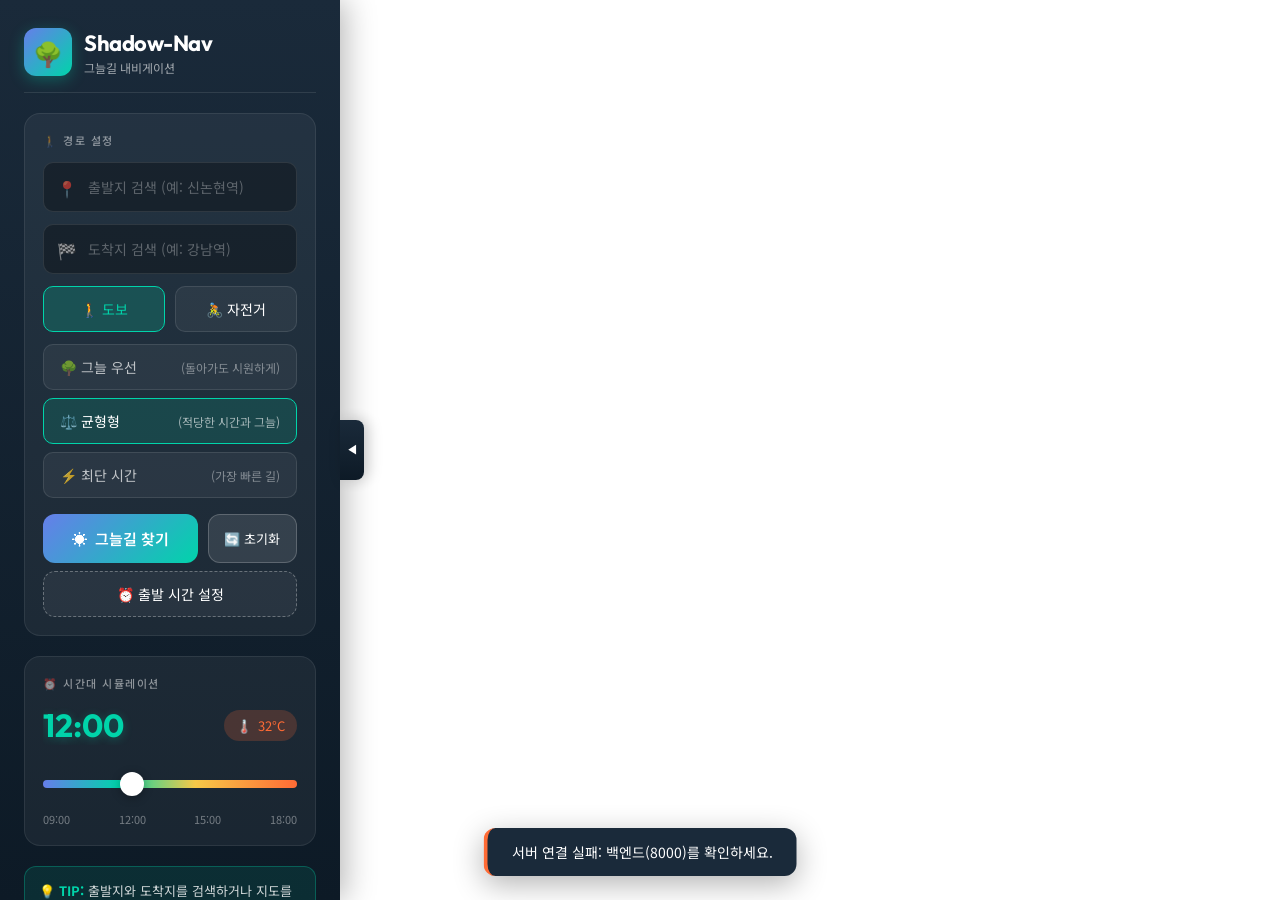
<file: frontend/index.html>
<!DOCTYPE html>
<html lang="ko">

<head>
    <meta charset="UTF-8">
    <meta name="viewport" content="width=device-width, initial-scale=1.0">
    <title>Shadow-Nav: 그늘길 내비게이션</title>
    <link rel="stylesheet" href="style.css">
</head>

<body>
    <button class="sidebar-toggle-btn" id="sidebar-toggle-btn" onclick="toggleSidebar()">
        <span class="toggle-arrow" id="toggle-arrow">◀</span>
    </button>

    <div id="sidebar">
        <div class="resize-handle" id="resize-handle"></div>

        <div class="logo-section">
            <div class="logo-icon">🌳</div>
            <div class="logo-text">
                <h1>Shadow-Nav</h1>
                <p>그늘길 내비게이션</p>
            </div>
        </div>

        <div class="control-group">
            <h3>🚶 경로 설정</h3>
            <div class="input-wrapper">
                <span class="input-icon">📍</span>
                <input type="text" id="start-input" placeholder="출발지 검색 (예: 신논현역)" autocomplete="off">
                <ul class="search-results" id="start-results"></ul>
            </div>
            <div class="input-wrapper">
                <span class="input-icon">🏁</span>
                <input type="text" id="end-input" placeholder="도착지 검색 (예: 강남역)" autocomplete="off">
                <ul class="search-results" id="end-results"></ul>
            </div>

            <div class="transport-options">
                <label class="transport-option">
                    <input type="radio" name="transport" value="walk" checked>
                    <span class="transport-btn">🚶 도보</span>
                </label>
                <label class="transport-option">
                    <input type="radio" name="transport" value="bike">
                    <span class="transport-btn">🚴 자전거</span>
                </label>
            </div>

            <div class="weight-options" style="display: flex; flex-direction: column; gap: 8px; margin-bottom: 16px;">
                <label class="weight-option">
                    <input type="radio" name="weight" value="max_shadow">
                    <span class="weight-btn">🌳 그늘 우선 <small>(돌아가도 시원하게)</small></span>
                </label>
                <label class="weight-option">
                    <input type="radio" name="weight" value="balance" checked>
                    <span class="weight-btn">⚖️ 균형형 <small>(적당한 시간과 그늘)</small></span>
                </label>
                <label class="weight-option">
                    <input type="radio" name="weight" value="fastest">
                    <span class="weight-btn">⚡ 최단 시간 <small>(가장 빠른 길)</small></span>
                </label>
            </div>

            <div class="btn-group">
                <button class="btn-primary" onclick="findRoute()">
                    <span>☀️</span>
                    그늘길 찾기
                </button>
                <button class="btn-secondary" onclick="resetAll()">
                    🔄 초기화
                </button>
            </div>
            <button class="btn-tertiary" id="btn-depart-time" onclick="toggleTimePopup()">
                ⏰ 출발 시간 설정
            </button>

            <!-- Time Popup -->
            <div id="time-popup" class="time-popup hidden">
                <div class="time-popup-header">출발 시간 설정</div>
                <div class="time-popup-body">
                    <label class="time-radio-option">
                        <input type="radio" name="depart_time_type" value="now" checked onchange="toggleCustomTimeSelectors()">
                        <span class="time-radio-btn">🚀 지금 출발</span>
                    </label>
                    <label class="time-radio-option">
                        <input type="radio" name="depart_time_type" value="custom" onchange="toggleCustomTimeSelectors()">
                        <span class="time-radio-btn">🕰️ 시간 지정</span>
                    </label>

                    <div id="custom-time-selectors" class="custom-time-selectors hidden">
                        <div class="select-group">
                            <select id="custom-hour">
                                <option value="00">00시</option><option value="01">01시</option><option value="02">02시</option><option value="03">03시</option>
                                <option value="04">04시</option><option value="05">05시</option><option value="06">06시</option><option value="07">07시</option>
                                <option value="08">08시</option><option value="09">09시</option><option value="10">10시</option><option value="11">11시</option>
                                <option value="12">12시</option><option value="13">13시</option><option value="14">14시</option><option value="15">15시</option>
                                <option value="16">16시</option><option value="17">17시</option><option value="18">18시</option><option value="19">19시</option>
                                <option value="20">20시</option><option value="21">21시</option><option value="22">22시</option><option value="23">23시</option>
                            </select>
                            <select id="custom-minute">
                                <option value="00">00분</option><option value="05">05분</option>
                                <option value="10">10분</option><option value="15">15분</option>
                                <option value="20">20분</option><option value="25">25분</option>
                                <option value="30">30분</option><option value="35">35분</option>
                                <option value="40">40분</option><option value="45">45분</option>
                                <option value="50">50분</option><option value="55">55분</option>
                            </select>
                        </div>
                        <div class="time-info-text">
                            * 그늘 데이터는 5분 단위로 제공되어 자동 보정될 수 있습니다.<br>
                            * 자전거는 현재 시간 기준으로 표시됩니다.
                        </div>
                    </div>
                </div>
                <div class="time-popup-footer">
                    <button class="btn-confirm" onclick="applyTimeSetting()">확인</button>
                    <button class="btn-cancel" onclick="toggleTimePopup()">취소</button>
                </div>
            </div>
        </div>

        <div class="control-group">
            <h3>⏰ 시간대 시뮬레이션</h3>
            <div class="time-control">
                <div class="time-header">
                    <input type="text" class="time-display-input" id="time-display" value="12:00" maxlength="5">
                    <span class="temp-badge">
                        🌡️ <span id="temp-display">32°C</span>
                    </span>
                </div>
                <div class="slider-container">
                    <input type="range" id="time-slider" min="540" max="1080" step="5" value="720">
                </div>
                <div class="time-labels">
                    <span>09:00</span>
                    <span>12:00</span>
                    <span>15:00</span>
                    <span>18:00</span>
                </div>
            </div>
        </div>

        <div class="info-card" id="info-card">
            <strong>💡 TIP:</strong> 출발지와 도착지를 검색하거나 지도를 클릭하여 설정할 수 있어요.
        </div>

        <div class="bike-info" id="bike-info" style="display: none;">
            <h3>🚴 따릉이 대여소 정보</h3>
            <div class="bike-station" id="bike-station-info"></div>
        </div>

        <div class="legend">
            <h3>범례</h3>
            <div class="legend-item">
                <div class="legend-color shadow"></div><span>건물 그림자 (시원한 구간)</span>
            </div>
            <div class="legend-item">
                <div class="legend-color route"></div><span>추천 그늘길 경로</span>
            </div>
        </div>
    </div>

    <div id="map"></div>

    <div class="loading-overlay" id="loading">
        <div class="loading-spinner"></div>
        <div class="loading-text">데이터를 불러오는 중...</div>
    </div>

    <div class="toast" id="toast"></div>

    <script src="app.js"></script>
</body>

</html>
</file>
<file: frontend/style.css>
/* Shadow-Nav: 그늘길 내비게이션 - 카카오맵 버전 */

@import url('https://fonts.googleapis.com/css2?family=Noto+Sans+KR:wght@300;400;500;700&family=Outfit:wght@400;600;700&display=swap');

* {
    margin: 0;
    padding: 0;
    box-sizing: border-box;
}

:root {
    --shadow-dark: #1a2a3a;
    --shadow-medium: rgba(30, 60, 90, 0.6);
    --sun-hot: #ff6b35;
    --sun-warm: #f7c948;
    --cool-mint: #00d4aa;
    --cool-blue: #0099ff;
    --sky-light: #e8f4fc;
    --white: #ffffff;
    --gradient-cool: linear-gradient(135deg, #667eea 0%, #00d4aa 100%);
    --gradient-hot: linear-gradient(135deg, #ff6b35 0%, #f7c948 100%);
    --sidebar-width: 340px;
}

html,
body {
    height: 100%;
    font-family: 'Noto Sans KR', sans-serif;
    overflow: hidden;
}

/* ===== 사이드바 ===== */
#sidebar {
    position: fixed;
    top: 0;
    left: 0;
    width: var(--sidebar-width);
    min-width: 280px;
    max-width: 500px;
    height: 100%;
    background: linear-gradient(180deg, #1a2a3a 0%, #0d1a26 100%);
    color: var(--white);
    padding: 28px 24px;
    z-index: 1000;
    display: flex;
    flex-direction: column;
    gap: 20px;
    box-shadow: 4px 0 30px rgba(0, 0, 0, 0.3);
    overflow-y: auto;
    transition: transform 0.3s ease, width 0.1s ease;
}

#sidebar.collapsed {
    transform: translateX(-100%);
}

/* 사이드바 토글 버튼 */
.sidebar-toggle-btn {
    position: fixed;
    top: 50%;
    left: var(--sidebar-width);
    transform: translateY(-50%);
    width: 24px;
    height: 60px;
    background: linear-gradient(180deg, #1a2a3a 0%, #0d1a26 100%);
    border: none;
    border-radius: 0 8px 8px 0;
    color: var(--white);
    cursor: pointer;
    display: flex;
    align-items: center;
    justify-content: center;
    font-size: 12px;
    box-shadow: 4px 0 15px rgba(0, 0, 0, 0.2);
    transition: all 0.3s ease;
    z-index: 1001;
}

.sidebar-toggle-btn:hover {
    background: #2a3a4a;
    width: 28px;
}

.toggle-arrow {
    transition: transform 0.3s ease;
}

.sidebar-toggle-btn.collapsed {
    left: 0;
}

.sidebar-toggle-btn.collapsed .toggle-arrow {
    transform: rotate(180deg);
}

/* 리사이즈 핸들 */
.resize-handle {
    position: absolute;
    top: 0;
    right: 0;
    width: 6px;
    height: 100%;
    cursor: ew-resize;
    background: transparent;
    transition: background 0.2s ease;
    z-index: 1002;
}

.resize-handle:hover,
.resize-handle.active {
    background: var(--cool-mint);
}

/* 로고 영역 */
.logo-section {
    display: flex;
    align-items: center;
    gap: 12px;
    padding-bottom: 16px;
    border-bottom: 1px solid rgba(255, 255, 255, 0.1);
}

.logo-icon {
    width: 48px;
    height: 48px;
    background: var(--gradient-cool);
    border-radius: 12px;
    display: flex;
    align-items: center;
    justify-content: center;
    font-size: 24px;
    box-shadow: 0 4px 15px rgba(0, 212, 170, 0.3);
}

.logo-text h1 {
    font-family: 'Outfit', sans-serif;
    font-size: 22px;
    font-weight: 700;
    letter-spacing: -0.5px;
}

.logo-text p {
    font-size: 12px;
    color: rgba(255, 255, 255, 0.6);
    margin-top: 2px;
}

/* 컨트롤 그룹 */
.control-group {
    background: rgba(255, 255, 255, 0.05);
    border-radius: 16px;
    padding: 18px;
    border: 1px solid rgba(255, 255, 255, 0.08);
}

.control-group h3 {
    font-size: 11px;
    text-transform: uppercase;
    letter-spacing: 1.5px;
    color: rgba(255, 255, 255, 0.5);
    margin-bottom: 14px;
    font-weight: 500;
}

/* 입력 필드 */
.input-wrapper {
    position: relative;
    margin-bottom: 12px;
}

.input-wrapper input[type="text"] {
    width: 100%;
    padding: 14px 16px 14px 44px;
    background: rgba(0, 0, 0, 0.3);
    border: 1px solid rgba(255, 255, 255, 0.1);
    border-radius: 10px;
    color: var(--white);
    font-size: 14px;
    font-family: 'Noto Sans KR', sans-serif;
    transition: all 0.2s ease;
}

.input-wrapper input[type="text"]:focus {
    outline: none;
    border-color: var(--cool-mint);
    background: rgba(0, 212, 170, 0.1);
}

.input-wrapper input[type="text"]::placeholder {
    color: rgba(255, 255, 255, 0.3);
}

.input-icon {
    position: absolute;
    left: 14px;
    top: 14px;
    font-size: 16px;
    opacity: 0.6;
}

/* 검색 결과 드롭다운 */
.search-results {
    position: absolute;
    top: 100%;
    left: 0;
    right: 0;
    background: #1a2a3a;
    border: 1px solid rgba(255, 255, 255, 0.1);
    border-radius: 0 0 10px 10px;
    max-height: 200px;
    overflow-y: auto;
    z-index: 100;
    display: none;
    list-style: none;
}

.search-results.active {
    display: block;
}

.search-results li {
    padding: 12px 16px;
    cursor: pointer;
    border-bottom: 1px solid rgba(255, 255, 255, 0.05);
    font-size: 13px;
    transition: background 0.2s;
}

.search-results li:hover {
    background: rgba(0, 212, 170, 0.2);
}

.search-results li:last-child {
    border-bottom: none;
}

.search-results .place-name {
    font-weight: 500;
    color: var(--white);
}

.search-results .place-address {
    font-size: 11px;
    color: rgba(255, 255, 255, 0.5);
    margin-top: 4px;
}

/* 이동 수단 선택 */
.transport-options {
    display: flex;
    gap: 10px;
    margin-bottom: 12px;
}

.transport-option {
    flex: 1;
    cursor: pointer;
}

.transport-option input {
    display: none;
}

.transport-btn {
    display: block;
    padding: 12px;
    background: rgba(255, 255, 255, 0.05);
    border: 1px solid rgba(255, 255, 255, 0.1);
    border-radius: 10px;
    text-align: center;
    font-size: 14px;
    transition: all 0.2s ease;
}

.transport-option input:checked+.transport-btn {
    background: rgba(0, 212, 170, 0.2);
    border-color: var(--cool-mint);
    color: var(--cool-mint);
}

.transport-btn:hover {
    background: rgba(255, 255, 255, 0.1);
}

/* 가중치 옵션 (라디오 토글형) */
.weight-option {
    cursor: pointer;
    display: block;
}

.weight-option input {
    display: none;
}

.weight-btn {
    display: flex;
    align-items: center;
    padding: 12px 16px;
    background: rgba(255, 255, 255, 0.05);
    border: 1px solid rgba(255, 255, 255, 0.1);
    border-radius: 10px;
    font-size: 14px;
    color: rgba(255, 255, 255, 0.7);
    transition: all 0.2s ease;
}

.weight-btn small {
    margin-left: auto;
    font-size: 12px;
    opacity: 0.6;
}

.weight-btn:hover {
    background: rgba(255, 255, 255, 0.08);
}

/* 첫번째(그늘 우선) 선택 시 색상 */
.weight-option:nth-child(1) input:checked+.weight-btn {
    background: rgba(0, 153, 255, 0.15);
    border-color: var(--cool-blue);
    color: var(--white);
}

/* 두번째(균형형) 선택 시 색상 */
.weight-option:nth-child(2) input:checked+.weight-btn {
    background: rgba(0, 212, 170, 0.15);
    border-color: var(--cool-mint);
    color: var(--white);
}

/* 세번째(최단 시간) 선택 시 색상 */
.weight-option:nth-child(3) input:checked+.weight-btn {
    background: rgba(255, 107, 53, 0.15);
    border-color: var(--sun-hot);
    color: var(--white);
}

/* 버튼 그룹 */
.btn-group {
    display: flex;
    gap: 10px;
}

.btn-primary {
    flex: 2;
    padding: 14px;
    background: var(--gradient-cool);
    border: none;
    border-radius: 12px;
    color: var(--white);
    font-size: 15px;
    font-weight: 600;
    font-family: 'Noto Sans KR', sans-serif;
    cursor: pointer;
    transition: all 0.3s ease;
    display: flex;
    align-items: center;
    justify-content: center;
    gap: 8px;
}

.btn-primary:hover {
    transform: translateY(-2px);
    box-shadow: 0 8px 25px rgba(0, 212, 170, 0.4);
}

.btn-secondary {
    flex: 1;
    padding: 14px 12px;
    background: rgba(255, 255, 255, 0.1);
    border: 1px solid rgba(255, 255, 255, 0.2);
    border-radius: 12px;
    color: var(--white);
    font-size: 13px;
    font-family: 'Noto Sans KR', sans-serif;
    cursor: pointer;
    transition: all 0.3s ease;
}

.btn-secondary:hover {
    background: rgba(255, 255, 255, 0.2);
}

/* 시간 슬라이더 */
.time-control {
    margin-top: 4px;
}

.time-header {
    display: flex;
    justify-content: space-between;
    align-items: center;
    margin-bottom: 14px;
}

.time-display {
    font-family: 'Outfit', sans-serif;
    font-size: 32px;
    font-weight: 700;
    background: var(--gradient-cool);
    -webkit-background-clip: text;
    -webkit-text-fill-color: transparent;
    background-clip: text;
}

.temp-badge {
    display: flex;
    align-items: center;
    gap: 6px;
    padding: 6px 12px;
    background: rgba(255, 107, 53, 0.2);
    border-radius: 20px;
    font-size: 13px;
    color: var(--sun-hot);
}

.slider-container {
    padding: 10px 0;
}

input[type="range"] {
    -webkit-appearance: none;
    width: 100%;
    height: 8px;
    background: linear-gradient(90deg, #667eea 0%, #00d4aa 30%, #f7c948 60%, #ff6b35 100%);
    border-radius: 4px;
    outline: none;
    cursor: pointer;
}

input[type="range"]::-webkit-slider-thumb {
    -webkit-appearance: none;
    width: 24px;
    height: 24px;
    background: var(--white);
    border-radius: 50%;
    cursor: pointer;
    box-shadow: 0 2px 10px rgba(0, 0, 0, 0.3);
}

.time-labels {
    display: flex;
    justify-content: space-between;
    margin-top: 8px;
    font-size: 11px;
    color: rgba(255, 255, 255, 0.4);
}

/* 따릉이 정보 */
.bike-info {
    background: rgba(0, 153, 255, 0.1);
    border: 1px solid rgba(0, 153, 255, 0.3);
    border-radius: 12px;
    padding: 14px;
}

.bike-info h3 {
    font-size: 12px;
    color: var(--cool-blue);
    margin-bottom: 10px;
}

.bike-station {
    font-size: 13px;
    line-height: 1.6;
}

.bike-count {
    color: var(--cool-mint);
    font-weight: 600;
}

/* 범례 */
.legend {
    margin-top: auto;
    padding-top: 16px;
    border-top: 1px solid rgba(255, 255, 255, 0.1);
}

.legend h3 {
    font-size: 11px;
    text-transform: uppercase;
    letter-spacing: 1.5px;
    color: rgba(255, 255, 255, 0.5);
    margin-bottom: 10px;
}

.legend-item {
    display: flex;
    align-items: center;
    gap: 10px;
    padding: 6px 0;
    font-size: 12px;
    color: rgba(255, 255, 255, 0.8);
}

.legend-color {
    width: 18px;
    height: 18px;
    border-radius: 5px;
}

.legend-color.shadow {
    background: var(--shadow-medium);
    border: 2px solid rgba(0, 212, 170, 0.5);
}

.legend-color.route {
    background: var(--cool-blue);
    box-shadow: 0 0 8px var(--cool-blue);
}

.legend-color.sun {
    background: var(--gradient-hot);
}

/* 정보 카드 */
.info-card {
    background: rgba(0, 212, 170, 0.1);
    border: 1px solid rgba(0, 212, 170, 0.3);
    border-radius: 12px;
    padding: 14px;
    font-size: 13px;
    line-height: 1.5;
    color: rgba(255, 255, 255, 0.8);
}

.info-card strong {
    color: var(--cool-mint);
}

/* ===== 지도 영역 ===== */
#map {
    position: fixed;
    top: 0;
    left: var(--sidebar-width);
    right: 0;
    bottom: 0;
    z-index: 1;
    transition: left 0.3s ease;
}

#map.expanded {
    left: 0;
}

/* 로딩 오버레이 */
.loading-overlay {
    position: fixed;
    top: 0;
    left: var(--sidebar-width);
    right: 0;
    bottom: 0;
    background: rgba(26, 42, 58, 0.9);
    display: flex;
    flex-direction: column;
    align-items: center;
    justify-content: center;
    z-index: 2000;
    opacity: 0;
    pointer-events: none;
    transition: opacity 0.3s ease;
}

.loading-overlay.active {
    opacity: 1;
    pointer-events: auto;
}

.loading-spinner {
    width: 50px;
    height: 50px;
    border: 3px solid rgba(255, 255, 255, 0.1);
    border-top-color: var(--cool-mint);
    border-radius: 50%;
    animation: spin 1s linear infinite;
}

@keyframes spin {
    to {
        transform: rotate(360deg);
    }
}

.loading-text {
    margin-top: 16px;
    color: var(--white);
    font-size: 14px;
}

/* 토스트 메시지 */
.toast {
    position: fixed;
    bottom: 24px;
    left: 50%;
    transform: translateX(-50%) translateY(100px);
    background: var(--shadow-dark);
    color: var(--white);
    padding: 14px 24px;
    border-radius: 12px;
    font-size: 14px;
    box-shadow: 0 8px 30px rgba(0, 0, 0, 0.3);
    z-index: 3000;
    opacity: 0;
    transition: all 0.3s ease;
}

.toast.show {
    transform: translateX(-50%) translateY(0);
    opacity: 1;
}

.toast.success {
    border-left: 4px solid var(--cool-mint);
}

.toast.error {
    border-left: 4px solid var(--sun-hot);
}

.toast.info {
    border-left: 4px solid var(--cool-blue);
}

/* 모바일 반응형 */
@media (max-width: 768px) {
    :root {
        --sidebar-width: 100%;
    }

    #sidebar {
        width: 100%;
        height: auto;
        max-height: 50vh;
        position: fixed;
        bottom: 0;
        top: auto;
        border-radius: 24px 24px 0 0;
        padding: 20px;
    }

    #map {
        left: 0;
        bottom: 50vh;
    }

    .sidebar-toggle-btn {
        display: none;
    }
}

.hidden {
    display: none !important;
}

.bike-marker {
    width: 32px;
    height: 32px;
    background: #ff7043;
    color: #fff;
    font-size: 12px;
    font-weight: 700;
    border-radius: 50%;
    border: 2px solid #fff;
    box-shadow: 0 1px 4px rgba(0, 0, 0, .35);
    display: flex;
    align-items: center;
    justify-content: center;
}

/* 시간 입력창 스타일 (기존 .time-display 텍스트 느낌 유지) */
.time-display-input {
    width: 90px;
    background: transparent;
    border: none;
    outline: none;
    font-family: 'Outfit', sans-serif;
    font-size: 32px;
    font-weight: 700;
    color: var(--cool-mint);
    /* 그라데이션 대신 단색 또는 배경색으로 처리 */
    text-shadow: 0 2px 10px rgba(0, 212, 170, 0.3);
    text-align: left;
    padding: 0;
}

.time-display-input:focus {
    border-bottom: 2px solid var(--cool-mint);
}

/* 출발 시간 설정 버튼 */
.btn-tertiary {
    width: 100%;
    padding: 12px;
    margin-top: 8px;
    background: rgba(255, 255, 255, 0.05);
    border: 1px dashed rgba(255, 255, 255, 0.3);
    border-radius: 12px;
    color: var(--white);
    font-size: 14px;
    font-family: 'Noto Sans KR', sans-serif;
    cursor: pointer;
    transition: all 0.3s ease;
}

.btn-tertiary:hover {
    background: rgba(255, 255, 255, 0.1);
    border-color: var(--cool-mint);
    color: var(--cool-mint);
}

/* 출발 시간 설정 팝업 */
.time-popup {
    position: fixed;
    top: 50%;
    left: 50%;
    margin-left: 0;
    width: 280px;
    background: var(--shadow-dark);
    border: 1px solid rgba(255, 255, 255, 0.1);
    border-radius: 16px;
    box-shadow: 0 4px 60px rgba(0, 0, 0, 0.6);
    z-index: 2001;
    transform: translate(-50%, -50%);
    overflow: hidden;
    display: flex;
    flex-direction: column;
}

.time-popup.hidden {
    display: none !important;
}

.time-popup-header {
    background: rgba(0, 0, 0, 0.2);
    padding: 12px 16px;
    font-size: 14px;
    font-weight: 600;
    color: var(--white);
    border-bottom: 1px solid rgba(255, 255, 255, 0.05);
}

.time-popup-body {
    padding: 16px;
    display: flex;
    flex-direction: column;
    gap: 12px;
}

.time-radio-option {
    cursor: pointer;
    display: block;
}

.time-radio-option input {
    display: none;
}

.time-radio-btn {
    display: block;
    padding: 12px 16px;
    background: rgba(255, 255, 255, 0.05);
    border: 1px solid rgba(255, 255, 255, 0.1);
    border-radius: 10px;
    font-size: 14px;
    color: rgba(255, 255, 255, 0.7);
    transition: all 0.2s ease;
}

.time-radio-option input:checked + .time-radio-btn {
    background: rgba(0, 212, 170, 0.15);
    border-color: var(--cool-mint);
    color: var(--white);
}

.custom-time-selectors {
    margin-top: 4px;
    display: flex;
    flex-direction: column;
    gap: 10px;
}

.select-group {
    display: flex;
    gap: 8px;
}

.custom-time-selectors select {
    flex: 1;
    padding: 10px;
    background: rgba(0, 0, 0, 0.3);
    border: 1px solid rgba(255, 255, 255, 0.1);
    border-radius: 8px;
    color: var(--white);
    font-size: 14px;
    outline: none;
    cursor: pointer;
}

.custom-time-selectors select:focus {
    border-color: var(--cool-mint);
}

.time-info-text {
    font-size: 11px;
    color: rgba(255, 255, 255, 0.4);
    line-height: 1.4;
    margin-top: 4px;
}

.time-popup-footer {
    padding: 12px 16px;
    background: rgba(0, 0, 0, 0.1);
    border-top: 1px solid rgba(255, 255, 255, 0.05);
    display: flex;
    gap: 8px;
}

.btn-confirm {
    flex: 2;
    padding: 10px;
    background: var(--gradient-cool);
    border: none;
    border-radius: 8px;
    color: var(--white);
    font-size: 14px;
    font-weight: 600;
    cursor: pointer;
}

.btn-cancel {
    flex: 1;
    padding: 10px;
    background: rgba(255, 255, 255, 0.1);
    border: none;
    border-radius: 8px;
    color: var(--white);
    font-size: 14px;
    cursor: pointer;
}
</file>
